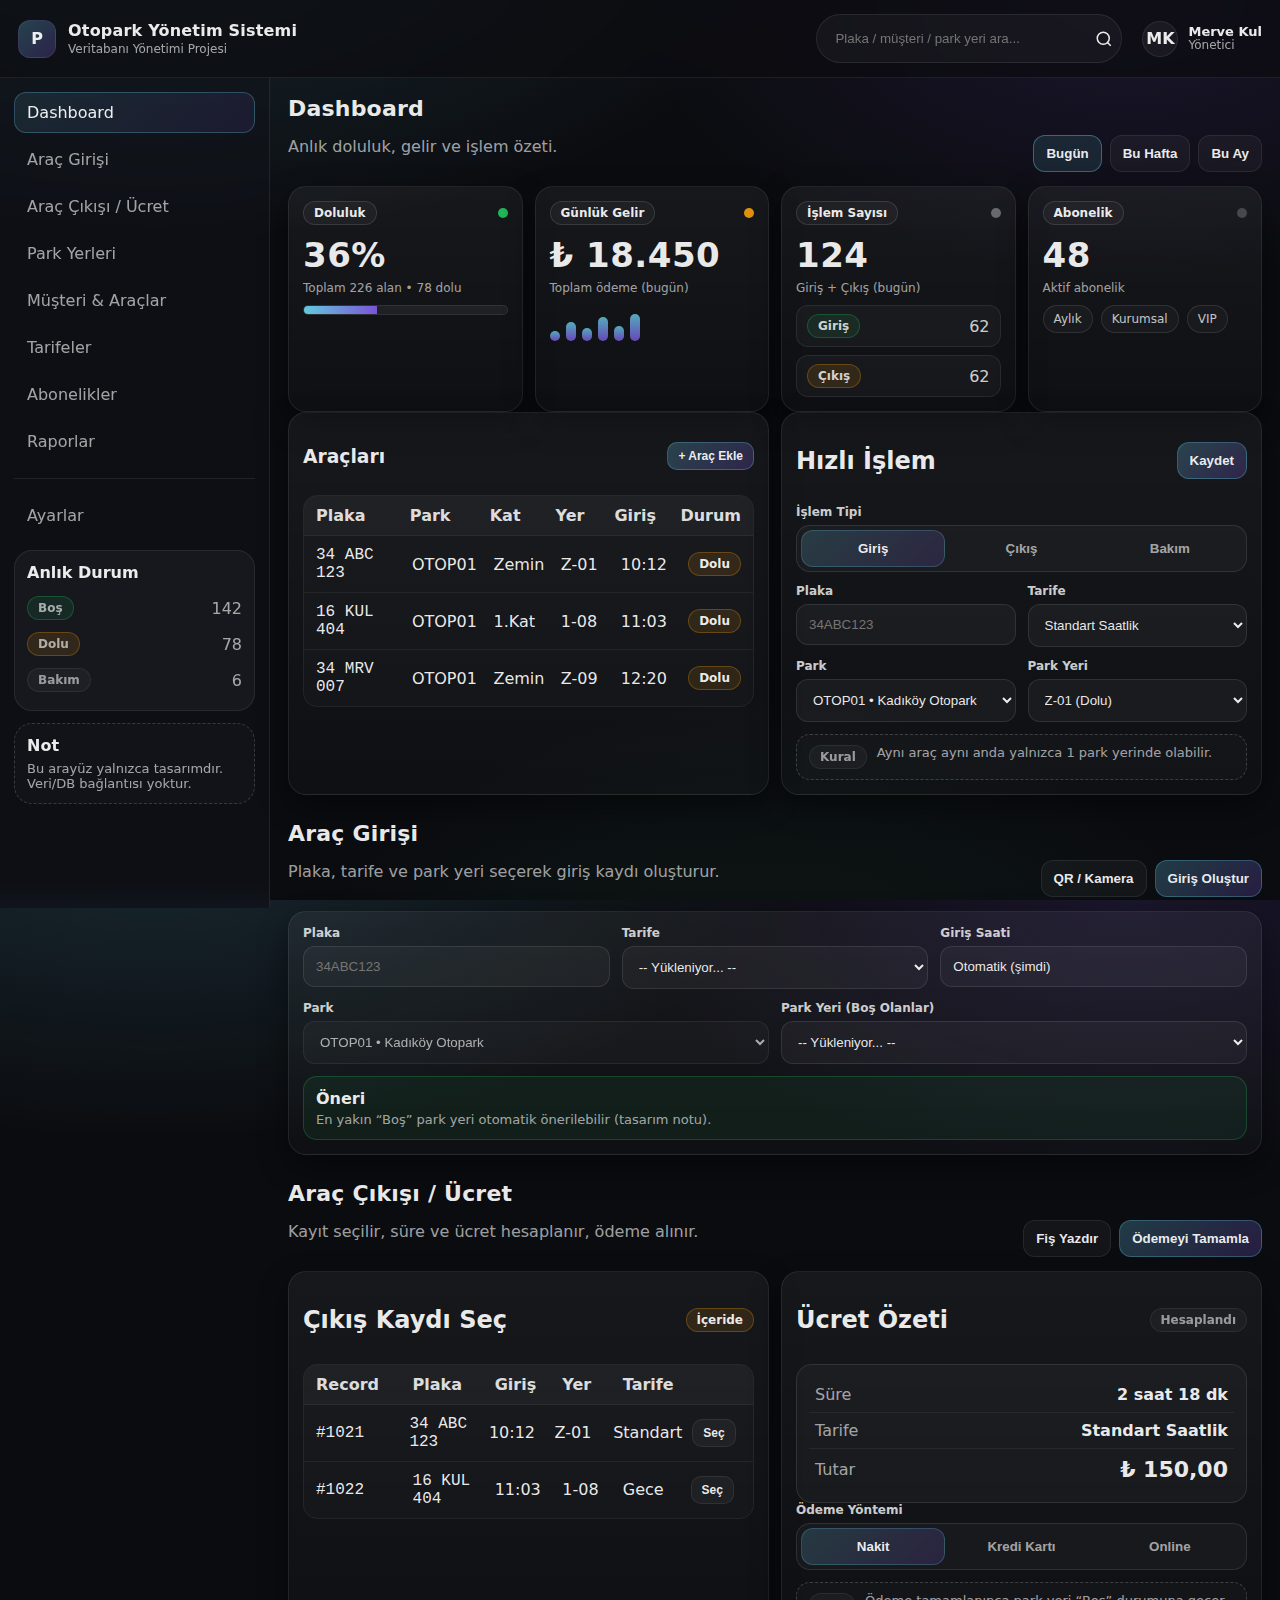
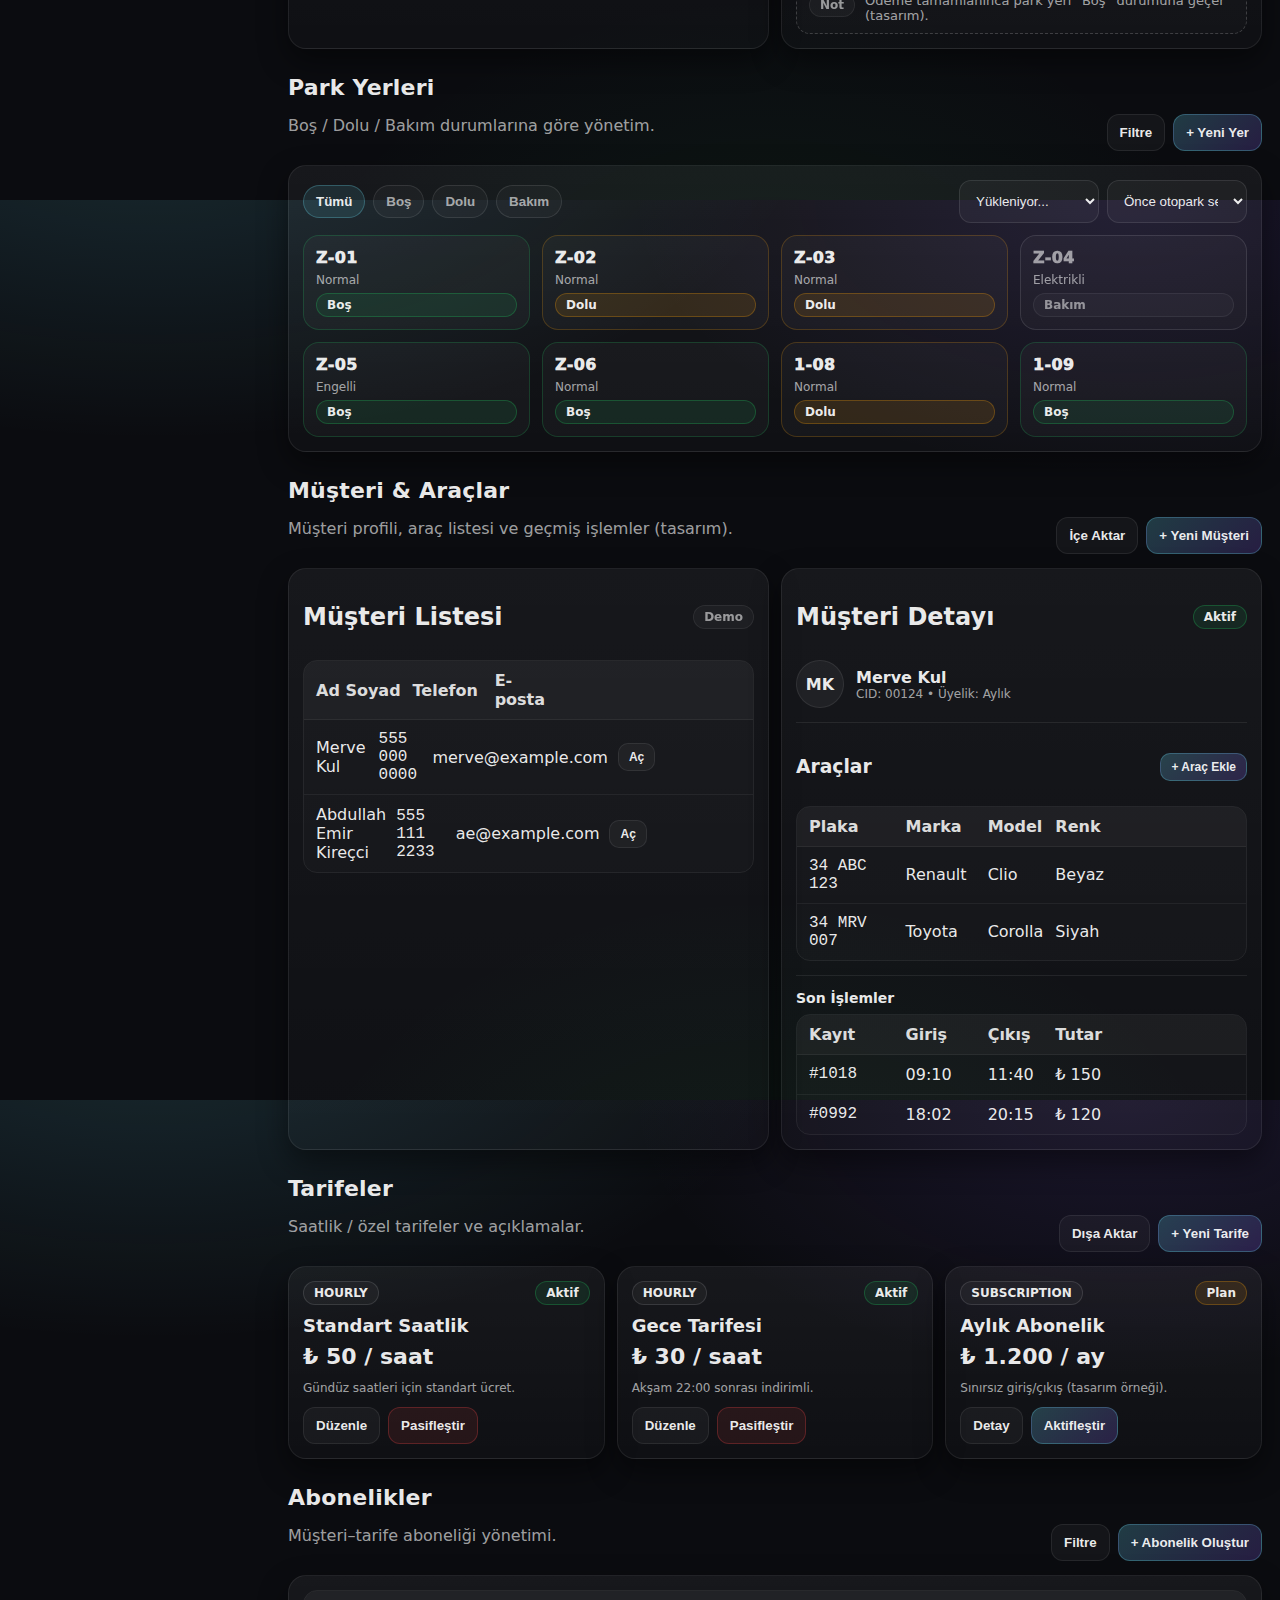
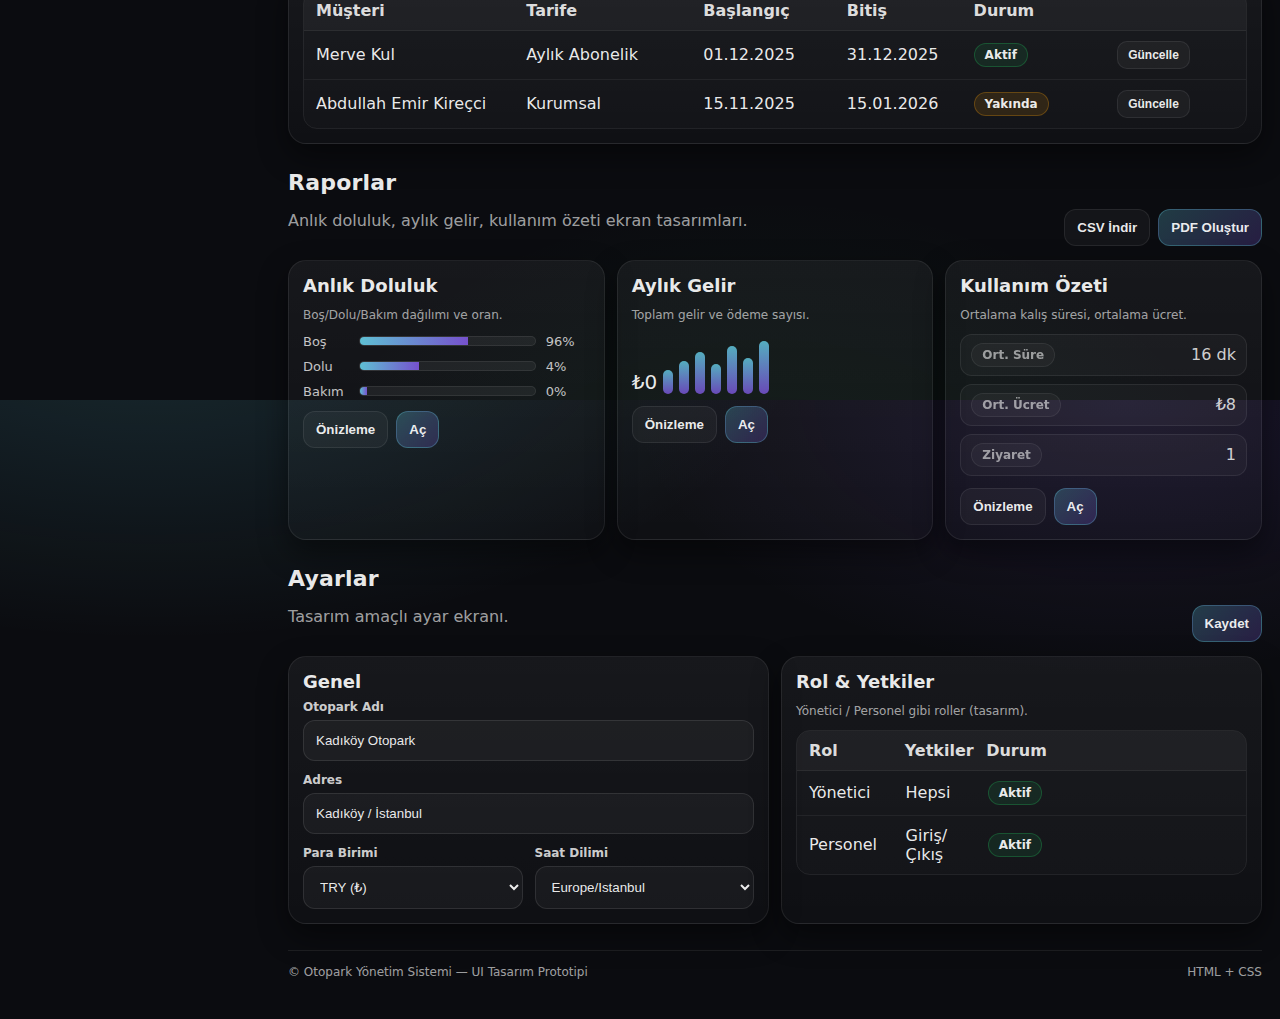
<file: index.html>
<!doctype html>
<html lang="tr">

<head>
  <meta charset="utf-8" />
  <meta name="viewport" content="width=device-width, initial-scale=1" />
  <title>Otopark Yönetim Sistemi — Tasarım</title>
  <link rel="stylesheet" href="style.css" />
</head>

<body>
  <!-- Top Bar -->
  <header class="topbar">
    <div class="brand">
      <div class="logo">P</div>
      <div class="brand-text">
        <div class="title">Otopark Yönetim Sistemi</div>
        <div class="subtitle">Veritabanı Yönetimi Projesi</div>
      </div>
    </div>

    <div class="top-actions">
      <div class="search">
        <input type="search" id="global-search-input" placeholder="Plaka / müşteri / park yeri ara..." />
        <svg xmlns="http://www.w3.org/2000/svg" width="18" height="18" viewBox="0 0 24 24" fill="none"
          stroke="currentColor" stroke-width="2">
          <circle cx="11" cy="11" r="8"></circle>
          <path d="m21 21-4.35-4.35"></path>
        </svg>
      </div>
      <div class="user">
        <div class="avatar">MK</div>
        <div class="user-meta">
          <div class="user-name">Merve Kul</div>
          <div class="user-role">Yönetici</div>
        </div>
      </div>
    </div>
  </header>

  <div class="app">
    <!-- Sidebar -->
    <aside class="sidebar">
      <nav class="nav">
        <a class="nav-item active" href="#dashboard">Dashboard</a>
        <a class="nav-item" href="#entry">Araç Girişi</a>
        <a class="nav-item" href="#exit">Araç Çıkışı / Ücret</a>
        <a class="nav-item" href="#spaces">Park Yerleri</a>
        <a class="nav-item" href="#customers">Müşteri & Araçlar</a>
        <a class="nav-item" href="#tariffs">Tarifeler</a>
        <a class="nav-item" href="#subs">Abonelikler</a>
        <a class="nav-item" href="#reports">Raporlar</a>
        <div class="nav-sep"></div>
        <a class="nav-item" href="#settings">Ayarlar</a>
      </nav>

      <div class="sidebar-footer">
        <div class="mini-card">
          <div class="mini-title">Anlık Durum</div>
          <div class="mini-row">
            <span class="badge ok">Boş</span>
            <span>142</span>
          </div>
          <div class="mini-row">
            <span class="badge warn">Dolu</span>
            <span>78</span>
          </div>
          <div class="mini-row">
            <span class="badge muted">Bakım</span>
            <span>6</span>
          </div>
        </div>

        <div class="hint">
          <div class="hint-title">Not</div>
          <div class="hint-text">
            Bu arayüz yalnızca tasarımdır. Veri/DB bağlantısı yoktur.
          </div>
        </div>
      </div>
    </aside>

    <!-- Main -->
    <main class="content">

      <!-- DASHBOARD -->
      <section id="dashboard" class="section">
        <div class="section-head">
          <div>
            <h1>Dashboard</h1>
            <p class="muted">Anlık doluluk, gelir ve işlem özeti.</p>
          </div>
          <div class="section-actions">
            <button class="btn btn-soft range-btn active" data-range="today">Bugün</button>
            <button class="btn btn-soft range-btn" data-range="week">Bu Hafta</button>
            <button class="btn btn-soft range-btn" data-range="month">Bu Ay</button>
          </div>
        </div>

        <div class="grid cards-4">
          <div class="card">
            <div class="card-top">
              <span class="chip">Doluluk</span>
              <span class="dot ok"></span>
            </div>
            <div class="kpi" id="kpi-occupancy">36%</div>
            <div class="muted small" id="kpi-occupancy-sub">Toplam 226 alan • 78 dolu</div>
            <div class="progress">
              <div class="bar" id="kpi-occupancy-bar" style="width:36%"></div>
            </div>
          </div>

          <div class="card">
            <div class="card-top">
              <span class="chip">Günlük Gelir</span>
              <span class="dot warn"></span>
            </div>
            <div class="kpi" id="kpi-revenue">₺ 18.450</div>
            <div class="muted small" id="kpi-revenue-sub">Toplam ödeme (bugün)</div>
            <div class="spark">
              <span style="height:30%"></span><span style="height:55%"></span><span style="height:38%"></span>
              <span style="height:70%"></span><span style="height:45%"></span><span style="height:80%"></span>
            </div>
          </div>

          <div class="card">
            <div class="card-top">
              <span class="chip">İşlem Sayısı</span>
              <span class="dot"></span>
            </div>
            <div class="kpi" id="kpi-tx">124</div>
            <div class="muted small" id="kpi-tx-sub">Giriş + Çıkış (bugün)</div>

            <div class="list-mini">
              <div><span class="badge ok">Giriş</span><span id="kpi-in">62</span></div>
              <div><span class="badge warn">Çıkış</span><span id="kpi-out">62</span></div>
            </div>
          </div>

          <div class="card">
            <div class="card-top">
              <span class="chip">Abonelik</span>
              <span class="dot muted"></span>
            </div>
            <div class="kpi" id="kpi-subs">48</div>
            <div class="muted small" id="kpi-subs-sub">Aktif abonelik</div>
            <div class="pill-row">
              <span class="pill">Aylık</span>
              <span class="pill">Kurumsal</span>
              <span class="pill">VIP</span>
            </div>
          </div>
        </div>

        <div class="grid two">
          <div class="card">
            <div class="card-head">
              <h3>Araçları</h3>
              <button class="btn btn-primary btn-xs" id="customer-add-vehicle-btn">+ Araç Ekle</button>
            </div>

            <div class="table">
              <div class="t-row t-head">
                <div>Plaka</div>
                <div>Park</div>
                <div>Kat</div>
                <div>Yer</div>
                <div>Giriş</div>
                <div>Durum</div>
              </div>

              <div class="t-row">
                <div class="mono">34 ABC 123</div>
                <div>OTOP01</div>
                <div>Zemin</div>
                <div>Z-01</div>
                <div>10:12</div>
                <div><span class="badge warn">Dolu</span></div>
              </div>

              <div class="t-row">
                <div class="mono">16 KUL 404</div>
                <div>OTOP01</div>
                <div>1.Kat</div>
                <div>1-08</div>
                <div>11:03</div>
                <div><span class="badge warn">Dolu</span></div>
              </div>

              <div class="t-row">
                <div class="mono">34 MRV 007</div>
                <div>OTOP01</div>
                <div>Zemin</div>
                <div>Z-09</div>
                <div>12:20</div>
                <div><span class="badge warn">Dolu</span></div>
              </div>
            </div>
          </div>

          <div class="card">
            <div class="card-head">
              <h2>Hızlı İşlem</h2>
              <button class="btn btn-primary">Kaydet</button>
            </div>

            <div class="form">
              <div class="field">
                <label>İşlem Tipi</label>
                <div class="seg">
                  <button class="seg-btn active" type="button">Giriş</button>
                  <button class="seg-btn" type="button">Çıkış</button>
                  <button class="seg-btn" type="button">Bakım</button>
                </div>
              </div>

              <div class="grid two gap">
                <div class="field">
                  <label>Plaka</label>
                  <input placeholder="34ABC123" />
                </div>
                <div class="field">
                  <label>Tarife</label>
                  <select>
                    <option>Standart Saatlik</option>
                    <option>Gece Tarifesi</option>
                    <option>Abonelik (Aylık)</option>
                  </select>
                </div>
              </div>

              <div class="grid two gap">
                <div class="field">
                  <label>Park</label>
                  <select>
                    <option>OTOP01 • Kadıköy Otopark</option>
                  </select>
                </div>
                <div class="field">
                  <label>Park Yeri</label>
                  <select>
                    <option>Z-01 (Dolu)</option>
                    <option>Z-02 (Boş)</option>
                    <option>1-01 (Bakım)</option>
                  </select>
                </div>
              </div>

              <div class="note">
                <span class="badge muted">Kural</span>
                Aynı araç aynı anda yalnızca 1 park yerinde olabilir.
              </div>
            </div>
          </div>
        </div>
      </section>

      <!-- ENTRY -->
      <section id="entry" class="section">
        <div class="section-head">
          <div>
            <h1>Araç Girişi</h1>
            <p class="muted">Plaka, tarife ve park yeri seçerek giriş kaydı oluşturur.</p>
          </div>
          <div class="section-actions">
            <button class="btn btn-soft">QR / Kamera</button>
            <button class="btn btn-primary">Giriş Oluştur</button>
          </div>
        </div>

        <div class="card">
          <div class="form">
            <div class="grid three gap">
              <div class="field">
                <label>Plaka</label>
                <input id="entry-plate" placeholder="34ABC123" />
              </div>
              <div class="field">
                <label>Tarife</label>
                <select id="entry-tariff">
                  <option value="">-- Yükleniyor... --</option>
                </select>
              </div>
              <div class="field">
                <label>Giriş Saati</label>
                <input type="text" value="Otomatik (şimdi)" disabled />
              </div>
            </div>

            <div class="grid two gap">
              <div class="field">
                <label>Park</label>
                <select disabled>
                  <option>OTOP01 • Kadıköy Otopark</option>
                </select>
              </div>
              <div class="field">
                <label>Park Yeri (Boş Olanlar)</label>
                <select id="entry-space">
                  <option value="">-- Yükleniyor... --</option>
                </select>
              </div>
            </div>

            <div class="callout ok">
              <div class="callout-title">Öneri</div>
              <div class="callout-text">
                En yakın “Boş” park yeri otomatik önerilebilir (tasarım notu).
              </div>
            </div>
          </div>
        </div>
      </section>

      <!-- EXIT -->
      <section id="exit" class="section">
        <div class="section-head">
          <div>
            <h1>Araç Çıkışı / Ücret</h1>
            <p class="muted">Kayıt seçilir, süre ve ücret hesaplanır, ödeme alınır.</p>
          </div>
          <div class="section-actions">
            <button class="btn btn-soft">Fiş Yazdır</button>
            <button class="btn btn-primary">Ödemeyi Tamamla</button>
          </div>
        </div>

        <div class="grid two gap">
          <div class="card">
            <div class="card-head">
              <h2>Çıkış Kaydı Seç</h2>
              <span class="badge warn">İçeride</span>
            </div>

            <div class="table">
              <div class="t-row t-head">
                <div>Record</div>
                <div>Plaka</div>
                <div>Giriş</div>
                <div>Yer</div>
                <div>Tarife</div>
                <div></div>
              </div>

              <div class="t-row">
                <div class="mono">#1021</div>
                <div class="mono">34 ABC 123</div>
                <div>10:12</div>
                <div>Z-01</div>
                <div>Standart</div>
                <div><button class="btn btn-soft btn-xs">Seç</button></div>
              </div>

              <div class="t-row">
                <div class="mono">#1022</div>
                <div class="mono">16 KUL 404</div>
                <div>11:03</div>
                <div>1-08</div>
                <div>Gece</div>
                <div><button class="btn btn-soft btn-xs">Seç</button></div>
              </div>
            </div>
          </div>

          <div class="card">
            <div class="card-head">
              <h2>Ücret Özeti</h2>
              <span class="badge muted">Hesaplandı</span>
            </div>

            <div class="kpi-block">
              <div class="kpi-line">
                <span class="muted">Süre</span>
                <span class="strong">2 saat 18 dk</span>
              </div>
              <div class="kpi-line">
                <span class="muted">Tarife</span>
                <span class="strong">Standart Saatlik</span>
              </div>
              <div class="kpi-line">
                <span class="muted">Tutar</span>
                <span class="strong big">₺ 150,00</span>
              </div>
            </div>

            <div class="form">
              <div class="field">
                <label>Ödeme Yöntemi</label>
                <div class="seg">
                  <button class="seg-btn active" type="button">Nakit</button>
                  <button class="seg-btn" type="button">Kredi Kartı</button>
                  <button class="seg-btn" type="button">Online</button>
                </div>
              </div>

              <div class="note">
                <span class="badge muted">Not</span>
                Ödeme tamamlanınca park yeri “Boş” durumuna geçer (tasarım).
              </div>
            </div>
          </div>
        </div>
      </section>

      <!-- SPACES -->
      <section id="spaces" class="section">
        <div class="section-head">
          <div>
            <h1>Park Yerleri</h1>
            <p class="muted">Boş / Dolu / Bakım durumlarına göre yönetim.</p>
          </div>
          <div class="section-actions">
            <button class="btn btn-soft" id="spaces-filter-btn">Filtre</button>
            <button class="btn btn-primary" id="spaces-add-btn">+ Yeni Yer</button>
          </div>
        </div>

        <div class="card">
          <div class="toolbar">
            <div class="chips">
              <button class="chip-btn active" data-status="">Tümü</button>
              <button class="chip-btn" data-status="Bos">Boş</button>
              <button class="chip-btn" data-status="Dolu">Dolu</button>
              <button class="chip-btn" data-status="Bakim">Bakım</button>
            </div>
            <div class="selects">
              <select id="spaces-lot-filter">
                <option value="">Yükleniyor...</option>
              </select>
              <select id="spaces-floor-filter">
                <option value="">Önce otopark seçin</option>
              </select>
            </div>
          </div>

          <div class="space-grid">
            <div class="space ok">
              <div class="space-code">Z-01</div>
              <div class="space-meta">Normal</div>
              <div class="badge ok">Boş</div>
            </div>
            <div class="space warn">
              <div class="space-code">Z-02</div>
              <div class="space-meta">Normal</div>
              <div class="badge warn">Dolu</div>
            </div>
            <div class="space warn">
              <div class="space-code">Z-03</div>
              <div class="space-meta">Normal</div>
              <div class="badge warn">Dolu</div>
            </div>
            <div class="space muted">
              <div class="space-code">Z-04</div>
              <div class="space-meta">Elektrikli</div>
              <div class="badge muted">Bakım</div>
            </div>
            <div class="space ok">
              <div class="space-code">Z-05</div>
              <div class="space-meta">Engelli</div>
              <div class="badge ok">Boş</div>
            </div>
            <div class="space ok">
              <div class="space-code">Z-06</div>
              <div class="space-meta">Normal</div>
              <div class="badge ok">Boş</div>
            </div>
            <div class="space warn">
              <div class="space-code">1-08</div>
              <div class="space-meta">Normal</div>
              <div class="badge warn">Dolu</div>
            </div>
            <div class="space ok">
              <div class="space-code">1-09</div>
              <div class="space-meta">Normal</div>
              <div class="badge ok">Boş</div>
            </div>
          </div>
        </div>
      </section>

      <!-- CUSTOMERS -->
      <section id="customers" class="section">
        <div class="section-head">
          <div>
            <h1>Müşteri & Araçlar</h1>
            <p class="muted">Müşteri profili, araç listesi ve geçmiş işlemler (tasarım).</p>
          </div>
          <div class="section-actions">
            <button class="btn btn-soft">İçe Aktar</button>
            <button class="btn btn-primary">+ Yeni Müşteri</button>
          </div>
        </div>

        <div class="grid two gap">
          <div class="card">
            <div class="card-head">
              <h2>Müşteri Listesi</h2>
              <span class="badge muted">Demo</span>
            </div>

            <div class="table">
              <div class="t-row t-head">
                <div>Ad Soyad</div>
                <div>Telefon</div>
                <div>E-posta</div>
                <div></div>
              </div>
              <div class="t-row">
                <div>Merve Kul</div>
                <div class="mono">555 000 0000</div>
                <div>merve@example.com</div>
                <div><button class="btn btn-soft btn-xs">Aç</button></div>
              </div>
              <div class="t-row">
                <div>Abdullah Emir Kireçci</div>
                <div class="mono">555 111 2233</div>
                <div>ae@example.com</div>
                <div><button class="btn btn-soft btn-xs">Aç</button></div>
              </div>
            </div>
          </div>

          <div class="card">
            <div class="card-head">
              <h2>Müşteri Detayı</h2>
              <span class="badge ok">Aktif</span>
            </div>

            <div class="profile" id="cust-profile">
              <div class="avatar big" id="cust-avatar">MK</div>
              <div>
                <div class="strong" id="cust-name">Merve Kul</div>
                <div class="muted small" id="cust-info">CID: 00124 • Üyelik: Aylık</div>
              </div>
            </div>

            <div class="divider"></div>

            <div class="card-head">
              <h3>Araçlar</h3>
              <button class="btn btn-primary btn-xs" id="customer-add-vehicle-btn">+ Araç Ekle</button>
            </div>
            <div class="table" id="cust-vehicles-table">
              <div class="t-row t-head">
                <div>Plaka</div>
                <div>Marka</div>
                <div>Model</div>
                <div>Renk</div>
              </div>
              <div class="t-row">
                <div class="mono">34 ABC 123</div>
                <div>Renault</div>
                <div>Clio</div>
                <div>Beyaz</div>
              </div>
              <div class="t-row">
                <div class="mono">34 MRV 007</div>
                <div>Toyota</div>
                <div>Corolla</div>
                <div>Siyah</div>
              </div>
            </div>

            <div class="divider"></div>

            <h3 class="h3">Son İşlemler</h3>
            <div class="table" id="cust-transactions-table">
              <div class="t-row t-head">
                <div>Kayıt</div>
                <div>Giriş</div>
                <div>Çıkış</div>
                <div>Tutar</div>
              </div>
              <div class="t-row">
                <div class="mono">#1018</div>
                <div>09:10</div>
                <div>11:40</div>
                <div>₺ 150</div>
              </div>
              <div class="t-row">
                <div class="mono">#0992</div>
                <div>18:02</div>
                <div>20:15</div>
                <div>₺ 120</div>
              </div>
            </div>
          </div>
        </div>
      </section>

      <!-- TARIFFS -->
      <section id="tariffs" class="section">
        <div class="section-head">
          <div>
            <h1>Tarifeler</h1>
            <p class="muted">Saatlik / özel tarifeler ve açıklamalar.</p>
          </div>
          <div class="section-actions">
            <button class="btn btn-soft">Dışa Aktar</button>
            <button class="btn btn-primary">+ Yeni Tarife</button>
          </div>
        </div>

        <div class="grid cards-3" id="tariffs-container">
          <div class="card">
            <div class="card-top">
              <span class="chip">HOURLY</span>
              <span class="badge ok">Aktif</span>
            </div>
            <h2 class="h2">Standart Saatlik</h2>
            <div class="price">₺ 50 / saat</div>
            <p class="muted small">Gündüz saatleri için standart ücret.</p>
            <div class="card-actions">
              <button class="btn btn-soft">Düzenle</button>
              <button class="btn btn-danger">Pasifleştir</button>
            </div>
          </div>

          <div class="card">
            <div class="card-top">
              <span class="chip">HOURLY</span>
              <span class="badge ok">Aktif</span>
            </div>
            <h2 class="h2">Gece Tarifesi</h2>
            <div class="price">₺ 30 / saat</div>
            <p class="muted small">Akşam 22:00 sonrası indirimli.</p>
            <div class="card-actions">
              <button class="btn btn-soft">Düzenle</button>
              <button class="btn btn-danger">Pasifleştir</button>
            </div>
          </div>

          <div class="card">
            <div class="card-top">
              <span class="chip">SUBSCRIPTION</span>
              <span class="badge warn">Plan</span>
            </div>
            <h2 class="h2">Aylık Abonelik</h2>
            <div class="price">₺ 1.200 / ay</div>
            <p class="muted small">Sınırsız giriş/çıkış (tasarım örneği).</p>
            <div class="card-actions">
              <button class="btn btn-soft">Detay</button>
              <button class="btn btn-primary">Aktifleştir</button>
            </div>
          </div>
        </div>
      </section>

      <!-- SUBSCRIPTIONS -->
      <section id="subs" class="section">
        <div class="section-head">
          <div>
            <h1>Abonelikler</h1>
            <p class="muted">Müşteri–tarife aboneliği yönetimi.</p>
          </div>
          <div class="section-actions">
            <button class="btn btn-soft" id="spaces-filter-btn">Filtre</button>
            <button class="btn btn-primary" id="subs-create-btn">+ Abonelik Oluştur</button>
          </div>
        </div>

        <div class="card">
          <div class="table" id="subs-table">
            <div class="t-row t-head">
              <div>Müşteri</div>
              <div>Tarife</div>
              <div>Başlangıç</div>
              <div>Bitiş</div>
              <div>Durum</div>
              <div></div>
            </div>
            <div class="t-row">
              <div>Merve Kul</div>
              <div>Aylık Abonelik</div>
              <div>01.12.2025</div>
              <div>31.12.2025</div>
              <div><span class="badge ok">Aktif</span></div>
              <div><button class="btn btn-soft btn-xs">Güncelle</button></div>
            </div>
            <div class="t-row">
              <div>Abdullah Emir Kireçci</div>
              <div>Kurumsal</div>
              <div>15.11.2025</div>
              <div>15.01.2026</div>
              <div><span class="badge warn">Yakında</span></div>
              <div><button class="btn btn-soft btn-xs">Güncelle</button></div>
            </div>
          </div>
        </div>
      </section>

      <!-- REPORTS -->
      <section id="reports" class="section">
        <div class="section-head">
          <div>
            <h1>Raporlar</h1>
            <p class="muted">Anlık doluluk, aylık gelir, kullanım özeti ekran tasarımları.</p>
          </div>
          <div class="section-actions">
            <button class="btn btn-soft" id="reports-csv-btn">CSV İndir</button>
            <button class="btn btn-primary" id="reports-pdf-btn">PDF Oluştur</button>
          </div>
        </div>

        <div class="grid cards-3">
          <div class="card" data-report="occupancy">
            <h2 class="h2">Anlık Doluluk</h2>
            <p class="muted small">Boş/Dolu/Bakım dağılımı ve oran.</p>
            <div class="mini-chart">
              <div class="mc-row"><span>Boş</span>
                <div class="mc-bar">
                  <div style="width:62%"></div>
                </div><span id="rep-occ-available">96%</span>
              </div>
              <div class="mc-row"><span>Dolu</span>
                <div class="mc-bar">
                  <div style="width:34%"></div>
                </div><span id="rep-occ-occupied">4%</span>
              </div>
              <div class="mc-row"><span>Bakım</span>
                <div class="mc-bar">
                  <div style="width:4%"></div>
                </div><span id="rep-occ-maint">0%</span>
              </div>
            </div>
            <div class="card-actions">
              <button class="btn btn-soft report-preview">Önizleme</button>
              <button class="btn btn-primary report-open">Aç</button>
            </div>
          </div>

          <div class="card" data-report="revenue">
            <h2 class="h2">Aylık Gelir</h2>
            <p class="muted small">Toplam gelir ve ödeme sayısı.</p>
            <div class="spark big">
              <div class="h1" id="rep-rev-total">₺0</div>
              <span style="height:40%"></span><span style="height:55%"></span><span style="height:70%"></span>
              <span style="height:50%"></span><span style="height:80%"></span><span style="height:60%"></span>
              <span style="height:88%"></span>
            </div>
            <div class="card-actions">
              <button class="btn btn-soft report-preview">Önizleme</button>
              <button class="btn btn-primary report-open">Aç</button>
            </div>
          </div>

          <div class="card" data-report="usage">
            <h2 class="h2">Kullanım Özeti</h2>
            <p class="muted small">Ortalama kalış süresi, ortalama ücret.</p>
            <div class="list-mini">
              <div><span class="badge muted">Ort. Süre</span><span id="rep-usage-duration">16 dk</span></div>
              <div><span class="badge muted">Ort. Ücret</span><span id="rep-usage-fee">₺8</span></div>
              <div><span class="badge muted">Ziyaret</span><span id="rep-usage-visits">1</span></div>
            </div>
            <div class="card-actions">
              <button class="btn btn-soft report-preview">Önizleme</button>
              <button class="btn btn-primary report-open">Aç</button>
            </div>
          </div>
        </div>
      </section>

      <!-- SETTINGS -->
      <section id="settings" class="section">
        <div class="section-head">
          <div>
            <h1>Ayarlar</h1>
            <p class="muted">Tasarım amaçlı ayar ekranı.</p>
          </div>
          <div class="section-actions">
            <button class="btn btn-primary">Kaydet</button>
          </div>
        </div>

        <div class="grid two gap">
          <div class="card">
            <h2 class="h2">Genel</h2>
            <div class="form">
              <div class="field">
                <label>Otopark Adı</label>
                <input value="Kadıköy Otopark" />
              </div>
              <div class="field">
                <label>Adres</label>
                <input value="Kadıköy / İstanbul" />
              </div>
              <div class="grid two gap">
                <div class="field">
                  <label>Para Birimi</label>
                  <select>
                    <option>TRY (₺)</option>
                  </select>
                </div>
                <div class="field">
                  <label>Saat Dilimi</label>
                  <select>
                    <option>Europe/Istanbul</option>
                  </select>
                </div>
              </div>
            </div>
          </div>

          <div class="card">
            <h2 class="h2">Rol & Yetkiler</h2>
            <p class="muted small">
              Yönetici / Personel gibi roller (tasarım).
            </p>
            <div class="table">
              <div class="t-row t-head">
                <div>Rol</div>
                <div>Yetkiler</div>
                <div>Durum</div>
              </div>
              <div class="t-row">
                <div>Yönetici</div>
                <div>Hepsi</div>
                <div><span class="badge ok">Aktif</span></div>
              </div>
              <div class="t-row">
                <div>Personel</div>
                <div>Giriş/Çıkış</div>
                <div><span class="badge ok">Aktif</span></div>
              </div>
            </div>
          </div>
        </div>
      </section>

      <footer class="footer">
        <span class="muted small">© Otopark Yönetim Sistemi — UI Tasarım Prototipi</span>
        <span class="muted small">HTML + CSS</span>
      </footer>

    </main>
  </div>

  <!-- Otopark Yönetim Sistemi - Backend Entegrasyonu -->
  <script src="app.js"></script>


</body>

</html>
<!-- MODAL: Yeni Park Yeri -->
<div id="new-space-modal" class="modal" style="display:none;">
  <div class="modal-content">
    <div class="modal-header">
      <h2>Yeni Park Yeri Ekle</h2>
      <button class="modal-close" onclick="closeNewSpaceModal()">&times;</button>
    </div>
    <div class="modal-body">
      <div class="form">
        <div class="field">
          <label>Otopark</label>
          <select id="modal-lot-select"></select>
        </div>
        <div class="field">
          <label>Kat</label>
          <select id="modal-floor-select"></select>
        </div>
        <div class="field">
          <label>Park Yeri Kodu</label>
          <input type="text" id="modal-space-code" placeholder="Örn: A-15" />
        </div>
        <div class="field">
          <label>Tip</label>
          <select id="modal-space-type">
            <option value="Normal">Normal</option>
            <option value="Engelli">Engelli</option>
            <option value="Elektrikli">Elektrikli</option>
          </select>
        </div>
      </div>
    </div>
    <div class="modal-footer">
      <button class="btn btn-soft" onclick="closeNewSpaceModal()">İptal</button>
      <button class="btn btn-primary" id="modal-save-space">Kaydet</button>
    </div>
  </div>
</div>
<!-- MODAL: Araç Ekle -->
<div id="add-vehicle-modal" class="modal" style="display:none;">
  <div class="modal-content">
    <div class="modal-header">
      <h2>Müşteriye Araç Ekle</h2>
      <button class="modal-close" onclick="closeAddVehicleModal()">&times;</button>
    </div>
    <div class="modal-body">
      <div class="form">
        <div class="field">
          <label>Plaka *</label>
          <input type="text" id="vehicle-plate" placeholder="34ABC123" style="text-transform: uppercase;" />
        </div>
        <div class="field">
          <label>Marka</label>
          <input type="text" id="vehicle-make" placeholder="Toyota" />
        </div>
        <div class="field">
          <label>Model</label>
          <input type="text" id="vehicle-model" placeholder="Corolla" />
        </div>
        <div class="field">
          <label>Renk</label>
          <input type="text" id="vehicle-color" placeholder="Beyaz" />
        </div>
      </div>
    </div>
    <div class="modal-footer">
      <button class="btn btn-soft" onclick="closeAddVehicleModal()">İptal</button>
      <button class="btn btn-primary" id="modal-save-vehicle">Kaydet</button>
    </div>
  </div>
</div>
</file>
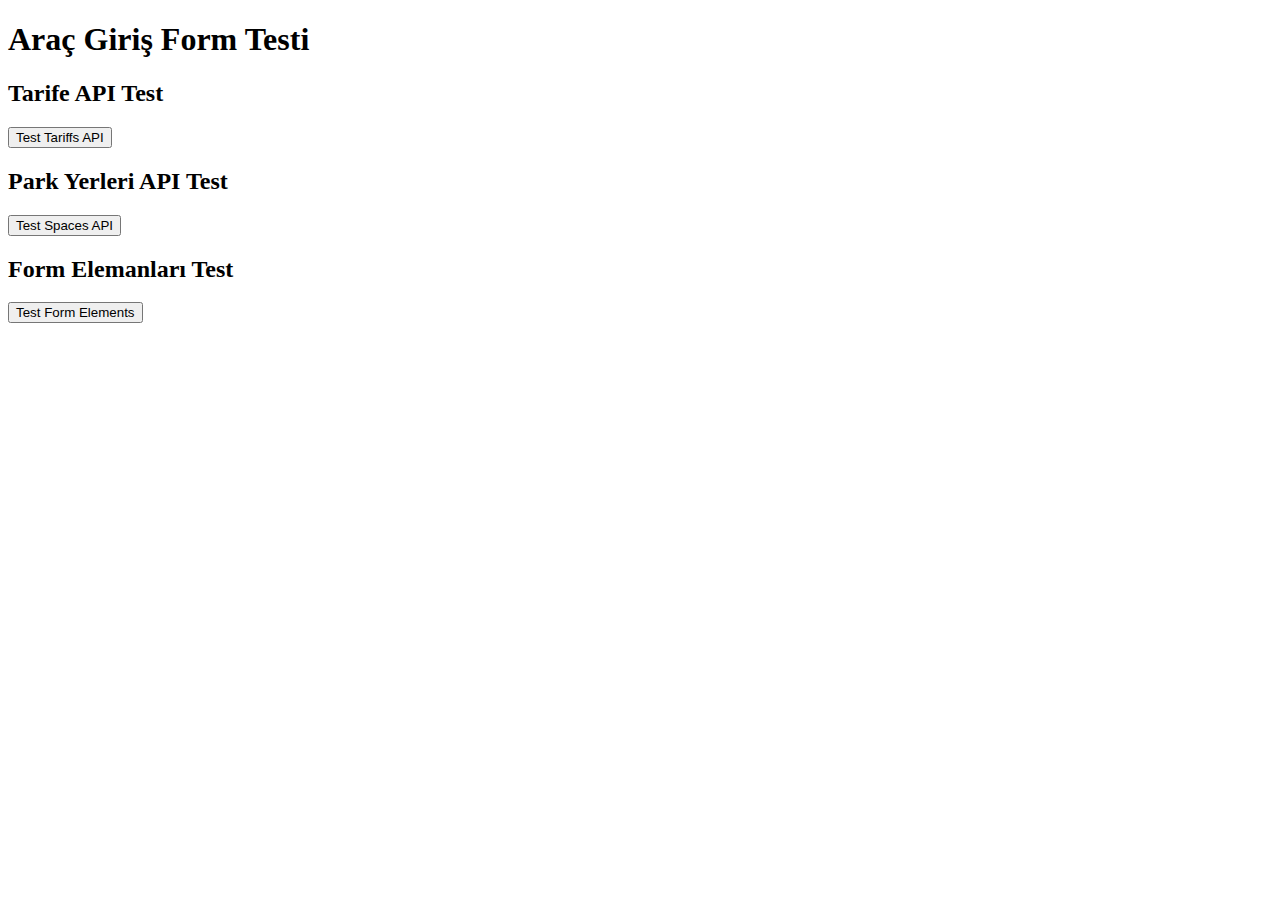
<file: test.html>
<!DOCTYPE html>
<html>

<head>
    <title>API Test</title>
</head>

<body>
    <h1>Araç Giriş Form Testi</h1>

    <div>
        <h2>Tarife API Test</h2>
        <button onclick="testTariffs()">Test Tariffs API</button>
        <pre id="tariff-result"></pre>
    </div>

    <div>
        <h2>Park Yerleri API Test</h2>
        <button onclick="testSpaces()">Test Spaces API</button>
        <pre id="spaces-result"></pre>
    </div>

    <div>
        <h2>Form Elemanları Test</h2>
        <button onclick="testFormElements()">Test Form Elements</button>
        <pre id="form-result"></pre>
    </div>

    <script>
        async function testTariffs() {
            try {
                const response = await fetch('/api/tariffs.php');
                const data = await response.json();
                document.getElementById('tariff-result').textContent = JSON.stringify(data, null, 2);
            } catch (e) {
                document.getElementById('tariff-result').textContent = 'ERROR: ' + e.message;
            }
        }

        async function testSpaces() {
            try {
                const response = await fetch('/api/spaces.php?status=Bos');
                const data = await response.json();
                document.getElementById('spaces-result').textContent = JSON.stringify(data, null, 2);
            } catch (e) {
                document.getElementById('spaces-result').textContent = 'ERROR: ' + e.message;
            }
        }

        function testFormElements() {
            let result = '';

            const plate = document.getElementById('entry-plate');
            const tariff = document.getElementById('entry-tariff');
            const space = document.getElementById('entry-space');

            result += 'entry-plate: ' + (plate ? 'FOUND ✓' : 'NOT FOUND ✗') + '\n';
            result += 'entry-tariff: ' + (tariff ? 'FOUND ✓' : 'NOT FOUND ✗') + '\n';
            result += 'entry-space: ' + (space ? 'FOUND ✓' : 'NOT FOUND ✗') + '\n';

            document.getElementById('form-result').textContent = result;
        }
    </script>

    <!-- Simulated form elements -->
    <div style="display:none">
        <input id="entry-plate">
        <select id="entry-tariff"></select>
        <select id="entry-space"></select>
    </div>
</body>

</html>
</file>
<file: style.css>
/* ------------------------------
   Otopark UI Tasarımı (DB yok)
------------------------------ */

:root{
  --bg: #0b0c10;
  --panel: #11131a;
  --panel-2: #141826;
  --border: rgba(255,255,255,.08);
  --text: rgba(255,255,255,.92);
  --muted: rgba(255,255,255,.62);

  --primary: #6ee7ff;
  --primary-2: #8b5cf6;

  --ok: #22c55e;
  --warn: #f59e0b;
  --danger: #ef4444;

  --radius: 18px;
  --shadow: 0 12px 30px rgba(0,0,0,.45);
}

*{ box-sizing: border-box; }
html, body{ height: 100%; }
body{
  margin: 0;
  color: var(--text);
  background:
    radial-gradient(1200px 600px at 12% -10%, rgba(110,231,255,.14), transparent 55%),
    radial-gradient(900px 500px at 88% 0%, rgba(139,92,246,.12), transparent 55%),
    radial-gradient(900px 700px at 60% 120%, rgba(34,197,94,.08), transparent 55%),
    var(--bg);
  font-family: ui-sans-serif, system-ui, -apple-system, Segoe UI, Roboto, Arial;
}

/* ---------- Topbar ---------- */
.topbar{
  position: sticky;
  top: 0;
  z-index: 50;
  display: flex;
  gap: 16px;
  align-items: center;
  justify-content: space-between;
  padding: 14px 18px;
  border-bottom: 1px solid var(--border);
  background: rgba(11,12,16,.7);
  backdrop-filter: blur(10px);
}

.brand{ display:flex; align-items:center; gap:12px; }
.logo{
  width: 38px; height: 38px;
  border-radius: 12px;
  display:flex; align-items:center; justify-content:center;
  font-weight: 900;
  background: linear-gradient(135deg, rgba(110,231,255,.24), rgba(139,92,246,.24));
  border: 1px solid var(--border);
}
.brand-text .title{ font-weight: 800; letter-spacing: .2px; }
.brand-text .subtitle{ font-size: 12px; color: var(--muted); margin-top: 2px; }

.top-actions{ display:flex; align-items:center; gap: 12px; }
.search{
  display:flex; gap: 10px; align-items:center;
  padding: 8px;
  border-radius: 999px;
  border: 1px solid var(--border);
  background: rgba(255,255,255,.04);
}
.search input{
  width: 260px;
  border: 0;
  outline: none;
  background: transparent;
  color: var(--text);
  padding: 8px 10px;
}
.user{ display:flex; gap: 10px; align-items:center; padding-left: 8px; }
.avatar{
  width: 36px; height: 36px;
  border-radius: 999px;
  display:flex; align-items:center; justify-content:center;
  border: 1px solid var(--border);
  background: rgba(255,255,255,.05);
  font-weight: 800;
}
.avatar.big{ width: 48px; height: 48px; font-size: 16px; }
.user-meta{ line-height: 1.1; }
.user-name{ font-weight: 800; font-size: 13px; }
.user-role{ font-size: 12px; color: var(--muted); }

/* ---------- App Layout ---------- */
.app{
  display: grid;
  grid-template-columns: 270px 1fr;
  min-height: calc(100vh - 70px);
}

.sidebar{
  position: sticky;
  top: 70px;
  height: calc(100vh - 70px);
  overflow: auto;
  padding: 14px;
  border-right: 1px solid var(--border);
  background: rgba(17,19,26,.55);
  backdrop-filter: blur(10px);
}

.nav{ display:flex; flex-direction:column; gap: 6px; }
.nav-item{
  text-decoration:none;
  color: var(--muted);
  padding: 10px 12px;
  border-radius: 12px;
  border: 1px solid transparent;
  background: transparent;
}
.nav-item:hover{
  color: var(--text);
  background: rgba(255,255,255,.04);
  border-color: var(--border);
}
.nav-item.active{
  color: var(--text);
  background: linear-gradient(135deg, rgba(110,231,255,.10), rgba(139,92,246,.10));
  border-color: rgba(110,231,255,.25);
}
.nav-sep{
  margin: 10px 0;
  height: 1px;
  background: var(--border);
}

.sidebar-footer{
  margin-top: 14px;
  display:flex;
  flex-direction:column;
  gap: 12px;
}

.mini-card{
  border: 1px solid var(--border);
  border-radius: var(--radius);
  background: rgba(255,255,255,.04);
  padding: 12px;
}
.mini-title{ font-weight: 800; margin-bottom: 8px; }
.mini-row{
  display:flex; align-items:center; justify-content:space-between;
  padding: 6px 0;
  color: var(--muted);
}
.hint{
  border: 1px dashed rgba(255,255,255,.16);
  border-radius: var(--radius);
  padding: 12px;
  background: rgba(255,255,255,.02);
}
.hint-title{ font-weight: 800; margin-bottom: 6px; }
.hint-text{ color: var(--muted); font-size: 13px; }

.content{
  padding: 18px 18px 40px;
}

/* ---------- Sections ---------- */
.section{
  margin-bottom: 26px;
  scroll-margin-top: 92px;
}
.section-head{
  display:flex;
  gap: 14px;
  align-items:flex-end;
  justify-content:space-between;
  margin-bottom: 14px;
}
.section-head h1{
  margin: 0;
  font-size: 22px;
  letter-spacing: .2px;
}
.section-actions{ display:flex; gap: 8px; flex-wrap: wrap; }

.muted{ color: var(--muted); }
.small{ font-size: 12px; }
.strong{ font-weight: 800; }
.big{ font-size: 20px; }

/* ---------- Grid ---------- */
.grid{ display:grid; gap: 12px; }
.grid.two{ grid-template-columns: 1fr 1fr; }
.grid.three{ grid-template-columns: repeat(3, 1fr); }
.cards-4{ grid-template-columns: repeat(4, minmax(180px, 1fr)); }
.cards-3{ grid-template-columns: repeat(3, minmax(220px, 1fr)); }
.gap{ gap: 12px; }

@media (max-width: 1120px){
  .app{ grid-template-columns: 1fr; }
  .sidebar{ position: relative; top: 0; height: auto; border-right: 0; border-bottom: 1px solid var(--border); }
  .cards-4{ grid-template-columns: 1fr 1fr; }
  .grid.two{ grid-template-columns: 1fr; }
  .grid.three{ grid-template-columns: 1fr; }
  .search input{ width: 160px; }
}
@media (max-width: 620px){
  .cards-4{ grid-template-columns: 1fr; }
  .cards-3{ grid-template-columns: 1fr; }
  .top-actions{ width: 100%; justify-content: space-between; }
}

/* ---------- Card ---------- */
.card{
  border: 1px solid var(--border);
  border-radius: var(--radius);
  background: linear-gradient(180deg, rgba(255,255,255,.05), rgba(255,255,255,.02));
  box-shadow: var(--shadow);
  padding: 14px;
}
.card-head{
  display:flex;
  align-items:center;
  justify-content:space-between;
  gap: 10px;
  margin-bottom: 10px;
}
.card-top{
  display:flex;
  align-items:center;
  justify-content:space-between;
  gap: 10px;
  margin-bottom: 10px;
}
.h2{ margin: 0 0 8px; font-size: 18px; }
.h3{ margin: 0 0 8px; font-size: 14px; color: var(--text); }

.range-btn.active{
  border-color: rgba(110,231,255,.35);
  background: rgba(110,231,255,.10);
}

/* ---------- KPI ---------- */
.kpi{
  font-size: 34px;
  font-weight: 900;
  letter-spacing: .5px;
  margin-bottom: 6px;
}
.progress{
  margin-top: 10px;
  height: 10px;
  border-radius: 999px;
  background: rgba(255,255,255,.06);
  overflow: hidden;
  border: 1px solid rgba(255,255,255,.08);
}
.progress .bar{
  height: 100%;
  background: linear-gradient(90deg, rgba(110,231,255,.85), rgba(139,92,246,.85));
}

/* ---------- Buttons ---------- */
.btn{
  border: 1px solid var(--border);
  background: rgba(255,255,255,.05);
  color: var(--text);
  padding: 10px 12px;
  border-radius: 12px;
  cursor: pointer;
  font-weight: 700;
}
.btn:hover{ background: rgba(255,255,255,.08); }
.btn-primary{
  border-color: rgba(110,231,255,.25);
  background: linear-gradient(135deg, rgba(110,231,255,.22), rgba(139,92,246,.22));
}
.btn-soft{ background: rgba(255,255,255,.04); }
.btn-danger{
  border-color: rgba(239,68,68,.28);
  background: rgba(239,68,68,.10);
}
.btn-xs{ padding: 6px 10px; border-radius: 10px; font-size: 12px; }

/* ---------- Badges / Chips ---------- */
.badge{
  display:inline-flex;
  align-items:center;
  gap: 6px;
  padding: 4px 10px;
  border-radius: 999px;
  font-size: 12px;
  font-weight: 800;
  border: 1px solid var(--border);
  background: rgba(255,255,255,.04);
}
.badge.ok{ border-color: rgba(34,197,94,.28); background: rgba(34,197,94,.10); }
.badge.warn{ border-color: rgba(245,158,11,.28); background: rgba(245,158,11,.12); }
.badge.muted{ opacity: .9; }

.chip{
  display:inline-flex;
  align-items:center;
  padding: 4px 10px;
  border-radius: 999px;
  font-size: 12px;
  font-weight: 900;
  border: 1px solid rgba(255,255,255,.12);
  background: rgba(255,255,255,.04);
}

/* ---------- Dots ---------- */
.dot{ width: 10px; height: 10px; border-radius: 999px; background: rgba(255,255,255,.35); }
.dot.ok{ background: rgba(34,197,94,.9); }
.dot.warn{ background: rgba(245,158,11,.9); }
.dot.muted{ background: rgba(255,255,255,.20); }

/* ---------- Tables ---------- */
.table{
  display:flex;
  flex-direction:column;
  border: 1px solid rgba(255,255,255,.08);
  border-radius: 14px;
  overflow: hidden;
}
.t-row{
  display:grid;
  grid-template-columns: 1.2fr 1fr 0.8fr 0.7fr 0.8fr 0.7fr;
  gap: 10px;
  padding: 10px 12px;
  align-items:center;
  background: rgba(255,255,255,.02);
  border-bottom: 1px solid rgba(255,255,255,.06);
}
.t-row:last-child{ border-bottom: 0; }
.t-head{
  background: rgba(255,255,255,.05);
  font-weight: 900;
  color: rgba(255,255,255,.86);
}
.mono{ font-family: ui-monospace, SFMono-Regular, Menlo, Consolas, "Liberation Mono", monospace; }

@media (max-width: 980px){
  .t-row{ grid-template-columns: 1fr 1fr 1fr; }
  .t-row > :nth-child(n+4){ display:none; }
}

/* ---------- Forms ---------- */
.form{ display:flex; flex-direction:column; gap: 12px; }
.field label{
  display:block;
  margin-bottom: 6px;
  color: rgba(255,255,255,.80);
  font-weight: 800;
  font-size: 12px;
}
input, select{
  width: 100%;
  border: 1px solid rgba(255,255,255,.10);
  background: rgba(255,255,255,.04);
  color: var(--text);
  border-radius: 12px;
  padding: 12px;
  outline: none;
}
input:focus, select:focus{
  border-color: rgba(110,231,255,.35);
  box-shadow: 0 0 0 3px rgba(110,231,255,.08);
}

.note{
  border: 1px dashed rgba(255,255,255,.18);
  border-radius: 14px;
  padding: 10px 12px;
  background: rgba(255,255,255,.02);
  color: var(--muted);
  font-size: 13px;
  display:flex;
  align-items:flex-start;
  gap: 10px;
}

/* ---------- Segmented Control ---------- */
.seg{
  display:flex;
  border: 1px solid rgba(255,255,255,.10);
  background: rgba(255,255,255,.03);
  border-radius: 14px;
  padding: 4px;
  gap: 4px;
}
.seg-btn{
  flex:1;
  border: 1px solid transparent;
  background: transparent;
  color: var(--muted);
  padding: 10px 10px;
  border-radius: 12px;
  cursor: pointer;
  font-weight: 900;
}
.seg-btn.active{
  color: var(--text);
  background: linear-gradient(135deg, rgba(110,231,255,.16), rgba(139,92,246,.16));
  border-color: rgba(110,231,255,.20);
}

/* ---------- Callout ---------- */
.callout{
  border-radius: 14px;
  padding: 12px;
  border: 1px solid rgba(255,255,255,.10);
  background: rgba(255,255,255,.03);
}
.callout.ok{
  border-color: rgba(34,197,94,.25);
  background: rgba(34,197,94,.08);
}
.callout-title{ font-weight: 900; margin-bottom: 4px; }
.callout-text{ color: var(--muted); font-size: 13px; }

/* ---------- Space Grid ---------- */
.toolbar{
  display:flex;
  align-items:center;
  justify-content:space-between;
  gap: 10px;
  flex-wrap: wrap;
  margin-bottom: 12px;
}
.chips{ display:flex; gap: 8px; flex-wrap: wrap; }
.chip-btn{
  border: 1px solid rgba(255,255,255,.10);
  background: rgba(255,255,255,.03);
  color: var(--muted);
  padding: 8px 12px;
  border-radius: 999px;
  cursor: pointer;
  font-weight: 900;
}
.chip-btn.active{
  color: var(--text);
  border-color: rgba(110,231,255,.25);
  background: rgba(110,231,255,.10);
}
.selects{ display:flex; gap: 8px; }

.space-grid{
  display:grid;
  grid-template-columns: repeat(4, minmax(160px, 1fr));
  gap: 12px;
}
.space{
  border-radius: 16px;
  border: 1px solid rgba(255,255,255,.10);
  padding: 12px;
  background: rgba(255,255,255,.03);
  display:flex;
  flex-direction:column;
  gap: 6px;
}
.space-code{ font-weight: 1000; font-size: 16px; letter-spacing: .4px; }
.space-meta{ color: var(--muted); font-size: 12px; }
.space.ok{ border-color: rgba(34,197,94,.22); }
.space.warn{ border-color: rgba(245,158,11,.22); }
.space.muted{ border-color: rgba(255,255,255,.12); opacity: .92; }

@media (max-width: 1120px){
  .space-grid{ grid-template-columns: repeat(2, minmax(160px, 1fr)); }
}
@media (max-width: 620px){
  .space-grid{ grid-template-columns: 1fr; }
}

/* ---------- Mini Lists / Charts ---------- */
.list-mini{
  margin-top: 10px;
  display:flex;
  flex-direction:column;
  gap: 8px;
}
.list-mini > div{
  display:flex;
  align-items:center;
  justify-content:space-between;
  padding: 8px 10px;
  border-radius: 12px;
  border: 1px solid rgba(255,255,255,.08);
  background: rgba(255,255,255,.03);
  color: rgba(255,255,255,.80);
}

.spark{
  margin-top: 12px;
  height: 34px;
  display:flex;
  align-items:flex-end;
  gap: 6px;
}
.spark.big{ height: 60px; }
.spark span{
  width: 10px;
  border-radius: 999px;
  background: linear-gradient(180deg, rgba(110,231,255,.80), rgba(139,92,246,.80));
  opacity: .9;
}

.pill-row{ display:flex; gap: 8px; flex-wrap: wrap; margin-top: 10px; }
.pill{
  font-size: 12px;
  color: rgba(255,255,255,.75);
  border: 1px solid rgba(255,255,255,.10);
  background: rgba(255,255,255,.03);
  padding: 6px 10px;
  border-radius: 999px;
}

.price{ font-size: 22px; font-weight: 900; margin: 6px 0; }

.card-actions{
  display:flex;
  gap: 8px;
  margin-top: 12px;
  flex-wrap: wrap;
}

.mini-chart{ display:flex; flex-direction:column; gap: 10px; margin-top: 12px; }
.mc-row{
  display:grid;
  grid-template-columns: 46px 1fr 44px;
  align-items:center;
  gap: 10px;
  color: rgba(255,255,255,.75);
  font-size: 13px;
}
.mc-bar{
  height: 10px;
  border-radius: 999px;
  background: rgba(255,255,255,.06);
  border: 1px solid rgba(255,255,255,.08);
  overflow:hidden;
}
.mc-bar > div{
  height: 100%;
  background: linear-gradient(90deg, rgba(110,231,255,.80), rgba(139,92,246,.80));
}

.kpi-block{
  border: 1px solid rgba(255,255,255,.10);
  border-radius: 16px;
  padding: 12px;
  background: rgba(255,255,255,.03);
}
.kpi-line{
  display:flex;
  align-items:center;
  justify-content:space-between;
  padding: 8px 6px;
  border-bottom: 1px solid rgba(255,255,255,.06);
}
.kpi-line:last-child{ border-bottom: 0; }
.kpi-line .big{ font-size: 22px; }

/* ---------- Misc ---------- */
.divider{
  height: 1px;
  background: rgba(255,255,255,.08);
  margin: 14px 0;
}
.profile{
  display:flex;
  align-items:center;
  gap: 12px;
}
.footer{
  margin-top: 18px;
  padding-top: 14px;
  border-top: 1px solid rgba(255,255,255,.08);
  display:flex;
  justify-content:space-between;
  gap: 10px;
  flex-wrap: wrap;
}
</file>
